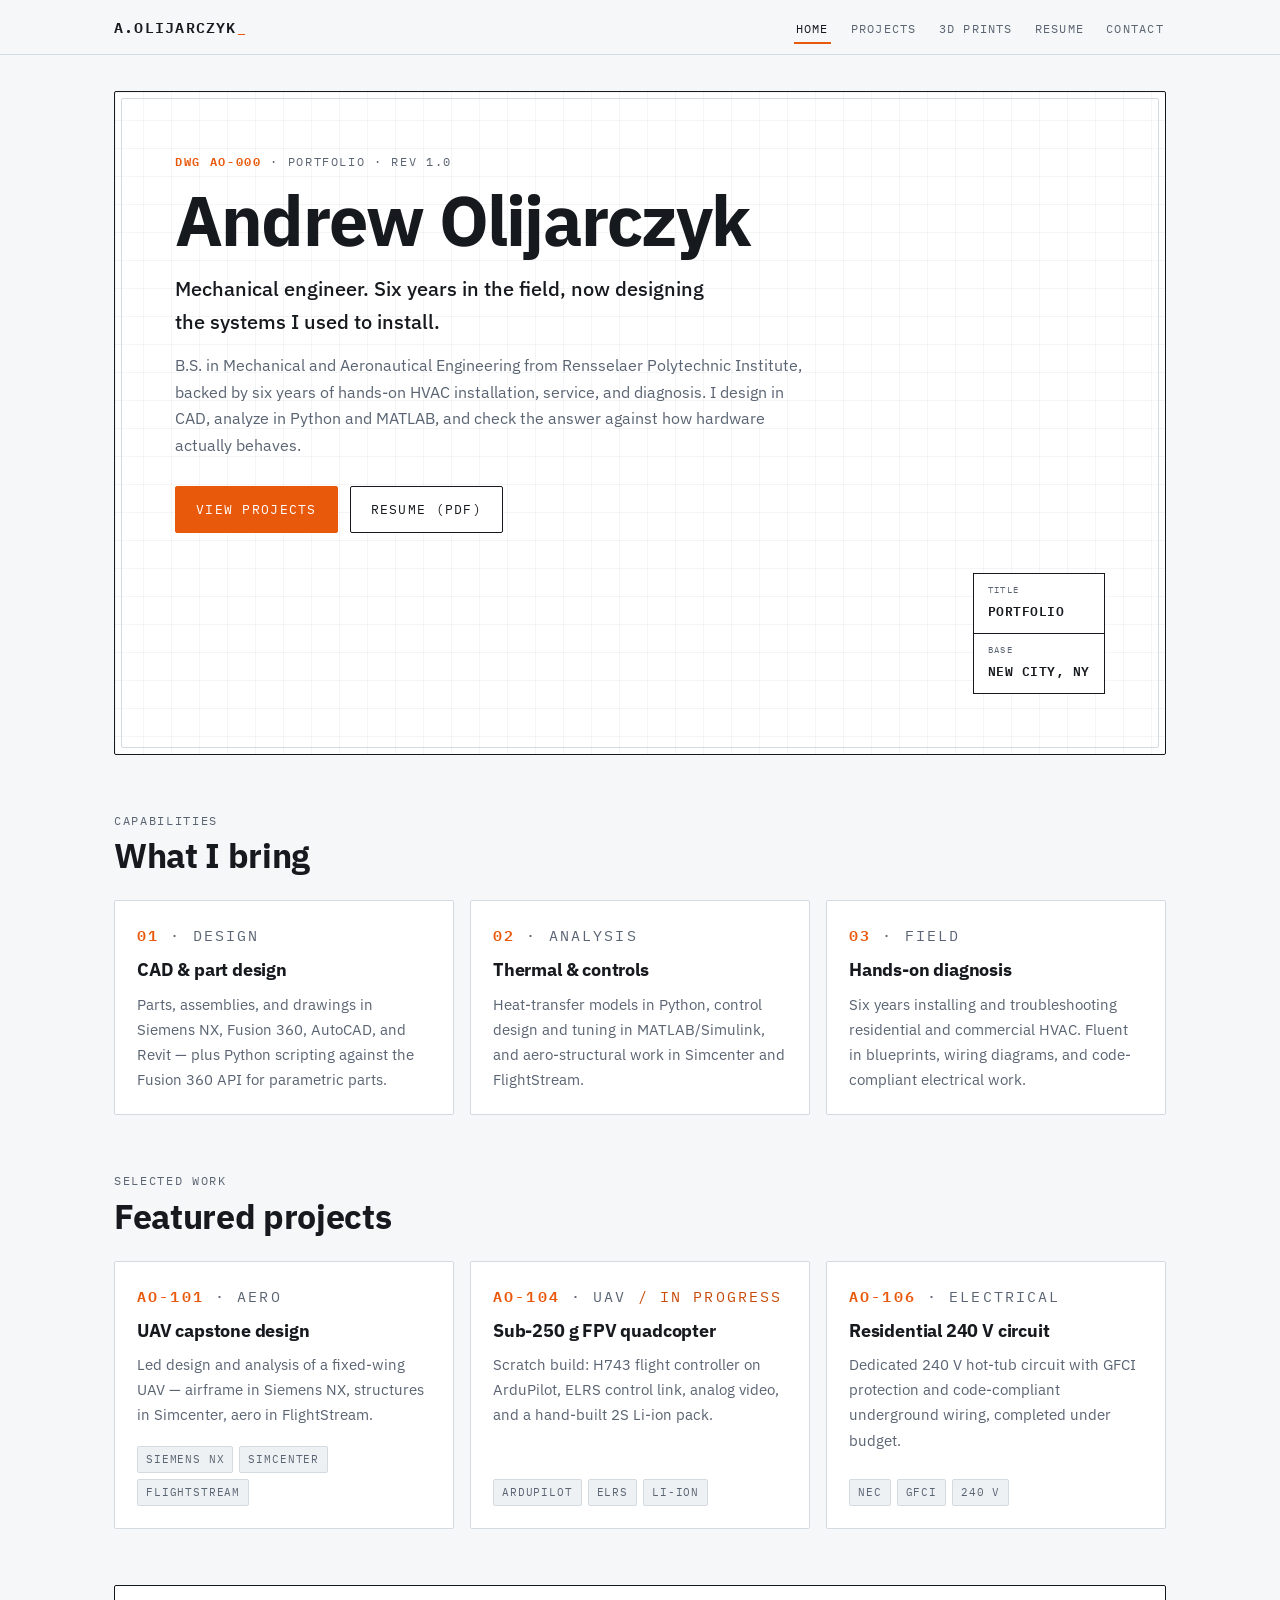
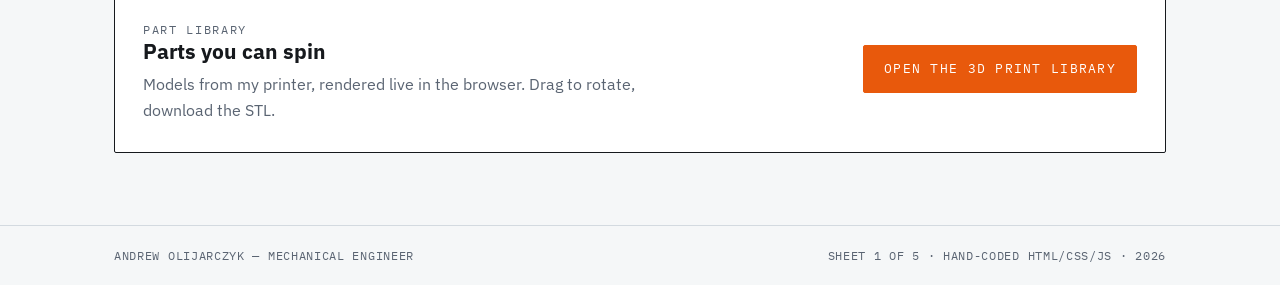
<file: index.html>
<!DOCTYPE html>
<html lang="en">
<head>
  <meta charset="UTF-8">
  <meta name="viewport" content="width=device-width, initial-scale=1.0">
  <title>Andrew Olijarczyk — Mechanical Engineer</title>
  <meta name="description" content="Portfolio of Andrew Olijarczyk: mechanical engineer (B.S., RPI) with six years of hands-on HVAC field experience. CAD, thermal analysis, controls, and 3D-printed parts.">
  <link rel="icon" type="image/svg+xml" href="favicon.svg">
  <link rel="preconnect" href="https://fonts.googleapis.com">
  <link rel="preconnect" href="https://fonts.gstatic.com" crossorigin>
  <link href="https://fonts.googleapis.com/css2?family=IBM+Plex+Mono:wght@400;500;600&family=IBM+Plex+Sans:wght@400;500;600;700&display=swap" rel="stylesheet">
  <link rel="stylesheet" href="css/style.css">
</head>
<body>

  <header class="site-header">
    <div class="wrap">
      <a class="wordmark" href="index.html">A.OLIJARCZYK<span>_</span></a>
      <nav class="site-nav" aria-label="Main">
        <ul>
          <li><a class="active" href="index.html" aria-current="page">Home</a></li>
          <li><a href="projects.html">Projects</a></li>
          <li><a href="prints.html">3D Prints</a></li>
          <li><a href="resume.html">Resume</a></li>
          <li><a href="contact.html">Contact</a></li>
        </ul>
      </nav>
    </div>
  </header>

  <main class="wrap">

    <!-- Hero: drawing sheet -->
    <section class="sheet" aria-label="Introduction">
      <p class="eyebrow"><b>DWG AO-000</b> · PORTFOLIO · REV 1.0</p>
      <h1 class="hero-name">Andrew Olijarczyk</h1>
      <p class="hero-role">Mechanical engineer. Six years in the field, now designing the systems I used to install.</p>
      <p class="hero-copy">
        B.S. in Mechanical and Aeronautical Engineering from Rensselaer Polytechnic Institute,
        backed by six years of hands-on HVAC installation, service, and diagnosis.
        I design in CAD, analyze in Python and MATLAB, and check the answer against how hardware actually behaves.
      </p>
      <div class="hero-actions">
        <a class="btn btn-primary" href="projects.html">View projects</a>
        <a class="btn" href="resume/Andrew-Olijarczyk-Resume.pdf" download>Resume (PDF)</a>
      </div>

      <div class="titleblock" aria-label="Title block">
        <div class="tb-row">
          <div class="tb-cell tb-title">
            <span class="tb-label">Title</span>
            <span class="tb-value">PORTFOLIO</span>
          </div>
        </div>
        <div class="tb-row">
          <div class="tb-cell">
            <span class="tb-label">Base</span>
            <span class="tb-value">NEW CITY, NY</span>
          </div>
        </div>
      </div>
    </section>

    <!-- Capabilities -->
    <section class="section" aria-label="Capabilities">
      <div class="section-head">
        <p class="eyebrow">CAPABILITIES</p>
        <h2>What I bring</h2>
      </div>
      <div class="grid cols-3">
        <div class="card">
          <p class="eyebrow"><b>01</b> · DESIGN</p>
          <h3>CAD &amp; part design</h3>
          <p>Parts, assemblies, and drawings in Siemens NX, Fusion 360, AutoCAD, and Revit — plus Python scripting against the Fusion 360 API for parametric parts.</p>
        </div>
        <div class="card">
          <p class="eyebrow"><b>02</b> · ANALYSIS</p>
          <h3>Thermal &amp; controls</h3>
          <p>Heat-transfer models in Python, control design and tuning in MATLAB/Simulink, and aero-structural work in Simcenter and FlightStream.</p>
        </div>
        <div class="card">
          <p class="eyebrow"><b>03</b> · FIELD</p>
          <h3>Hands-on diagnosis</h3>
          <p>Six years installing and troubleshooting residential and commercial HVAC. Fluent in blueprints, wiring diagrams, and code-compliant electrical work.</p>
        </div>
      </div>
    </section>

    <!-- Featured projects -->
    <section class="section" aria-label="Featured projects">
      <div class="section-head">
        <p class="eyebrow">SELECTED WORK</p>
        <h2>Featured projects</h2>
      </div>
      <div class="grid cols-3">
        <a class="card" href="projects.html">
          <p class="eyebrow"><b>AO-101</b> · AERO</p>
          <h3>UAV capstone design</h3>
          <p>Led design and analysis of a fixed-wing UAV — airframe in Siemens NX, structures in Simcenter, aero in FlightStream.</p>
          <div class="chips"><span class="chip">Siemens NX</span><span class="chip">Simcenter</span><span class="chip">FlightStream</span></div>
        </a>
        <a class="card" href="projects.html">
          <p class="eyebrow"><b>AO-104</b> · UAV <span class="status">/ IN PROGRESS</span></p>
          <h3>Sub-250 g FPV quadcopter</h3>
          <p>Scratch build: H743 flight controller on ArduPilot, ELRS control link, analog video, and a hand-built 2S Li-ion pack.</p>
          <div class="chips"><span class="chip">ArduPilot</span><span class="chip">ELRS</span><span class="chip">Li-ion</span></div>
        </a>
        <a class="card" href="projects.html">
          <p class="eyebrow"><b>AO-106</b> · ELECTRICAL</p>
          <h3>Residential 240 V circuit</h3>
          <p>Dedicated 240 V hot-tub circuit with GFCI protection and code-compliant underground wiring, completed under budget.</p>
          <div class="chips"><span class="chip">NEC</span><span class="chip">GFCI</span><span class="chip">240 V</span></div>
        </a>
      </div>
    </section>

    <!-- 3D prints teaser -->
    <section class="section" aria-label="3D print library">
      <div class="teaser">
        <div>
          <p class="eyebrow">PART LIBRARY</p>
          <h3>Parts you can spin</h3>
          <p>Models from my printer, rendered live in the browser. Drag to rotate, download the STL.</p>
        </div>
        <a class="btn btn-primary" href="prints.html">Open the 3D print library</a>
      </div>
    </section>

  </main>

  <footer class="site-footer">
    <div class="wrap">
      <span>Andrew Olijarczyk — Mechanical Engineer</span>
      <span>Sheet 1 of 5 · Hand-coded HTML/CSS/JS · 2026</span>
    </div>
  </footer>

</body>
</html>
</file>
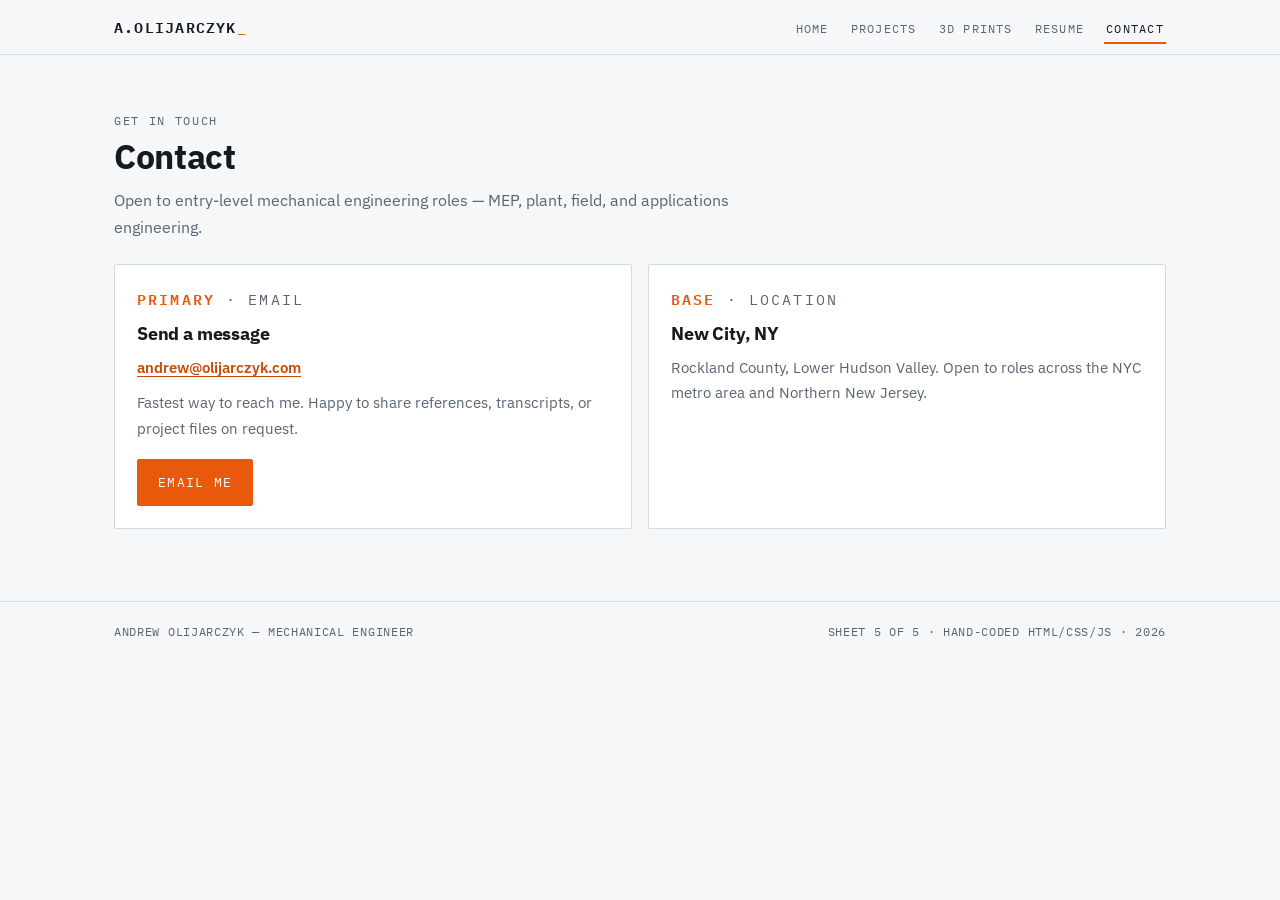
<file: contact.html>
<!DOCTYPE html>
<html lang="en">
<head>
  <meta charset="UTF-8">
  <meta name="viewport" content="width=device-width, initial-scale=1.0">
  <title>Contact — Andrew Olijarczyk</title>
  <meta name="description" content="Contact Andrew Olijarczyk — open to entry-level mechanical engineering roles in the NYC metro area.">
  <link rel="icon" type="image/svg+xml" href="favicon.svg">
  <link rel="preconnect" href="https://fonts.googleapis.com">
  <link rel="preconnect" href="https://fonts.gstatic.com" crossorigin>
  <link href="https://fonts.googleapis.com/css2?family=IBM+Plex+Mono:wght@400;500;600&family=IBM+Plex+Sans:wght@400;500;600;700&display=swap" rel="stylesheet">
  <link rel="stylesheet" href="css/style.css">
</head>
<body>

  <header class="site-header">
    <div class="wrap">
      <a class="wordmark" href="index.html">A.OLIJARCZYK<span>_</span></a>
      <nav class="site-nav" aria-label="Main">
        <ul>
          <li><a href="index.html">Home</a></li>
          <li><a href="projects.html">Projects</a></li>
          <li><a href="prints.html">3D Prints</a></li>
          <li><a href="resume.html">Resume</a></li>
          <li><a class="active" href="contact.html" aria-current="page">Contact</a></li>
        </ul>
      </nav>
    </div>
  </header>

  <main class="wrap">

    <section class="section" aria-label="Contact">
      <div class="section-head">
        <p class="eyebrow">GET IN TOUCH</p>
        <h2>Contact</h2>
        <p class="lede">Open to entry-level mechanical engineering roles — MEP, plant, field, and applications engineering.</p>
      </div>

      <div class="contact-grid">

        <div class="card">
          <p class="eyebrow"><b>PRIMARY</b> · EMAIL</p>
          <h3>Send a message</h3>
          <p class="big-mail"><a class="text-link" href="mailto:andrew@olijarczyk.com">andrew@olijarczyk.com</a></p>
          <p>Fastest way to reach me. Happy to share references, transcripts, or project files on request.</p>
          <div class="chips" style="margin-top:auto">
            <a class="btn btn-primary" href="mailto:andrew@olijarczyk.com">Email me</a>
          </div>
        </div>

        <div class="card">
          <p class="eyebrow"><b>BASE</b> · LOCATION</p>
          <h3>New City, NY</h3>
          <p>Rockland County, Lower Hudson Valley. Open to roles across the NYC metro area and Northern New Jersey.</p>
        </div>

        <!--
        Add your links: fill in the URLs below, then remove this comment
        block's opening and closing markers so the cards appear.

        <div class="card">
          <p class="eyebrow"><b>CODE</b> · GITHUB</p>
          <h3>GitHub</h3>
          <p>CAD automation scripts, project files, and the source for this site.</p>
          <div class="chips" style="margin-top:auto">
            <a class="btn" href="https://github.com/YOUR-USERNAME">github.com/YOUR-USERNAME</a>
          </div>
        </div>

        <div class="card">
          <p class="eyebrow"><b>PROFILE</b> · LINKEDIN</p>
          <h3>LinkedIn</h3>
          <p>Experience, education, and recommendations in one place.</p>
          <div class="chips" style="margin-top:auto">
            <a class="btn" href="https://www.linkedin.com/in/YOUR-HANDLE">linkedin.com/in/YOUR-HANDLE</a>
          </div>
        </div>
        -->

      </div>
    </section>

  </main>

  <footer class="site-footer">
    <div class="wrap">
      <span>Andrew Olijarczyk — Mechanical Engineer</span>
      <span>Sheet 5 of 5 · Hand-coded HTML/CSS/JS · 2026</span>
    </div>
  </footer>

</body>
</html>
</file>
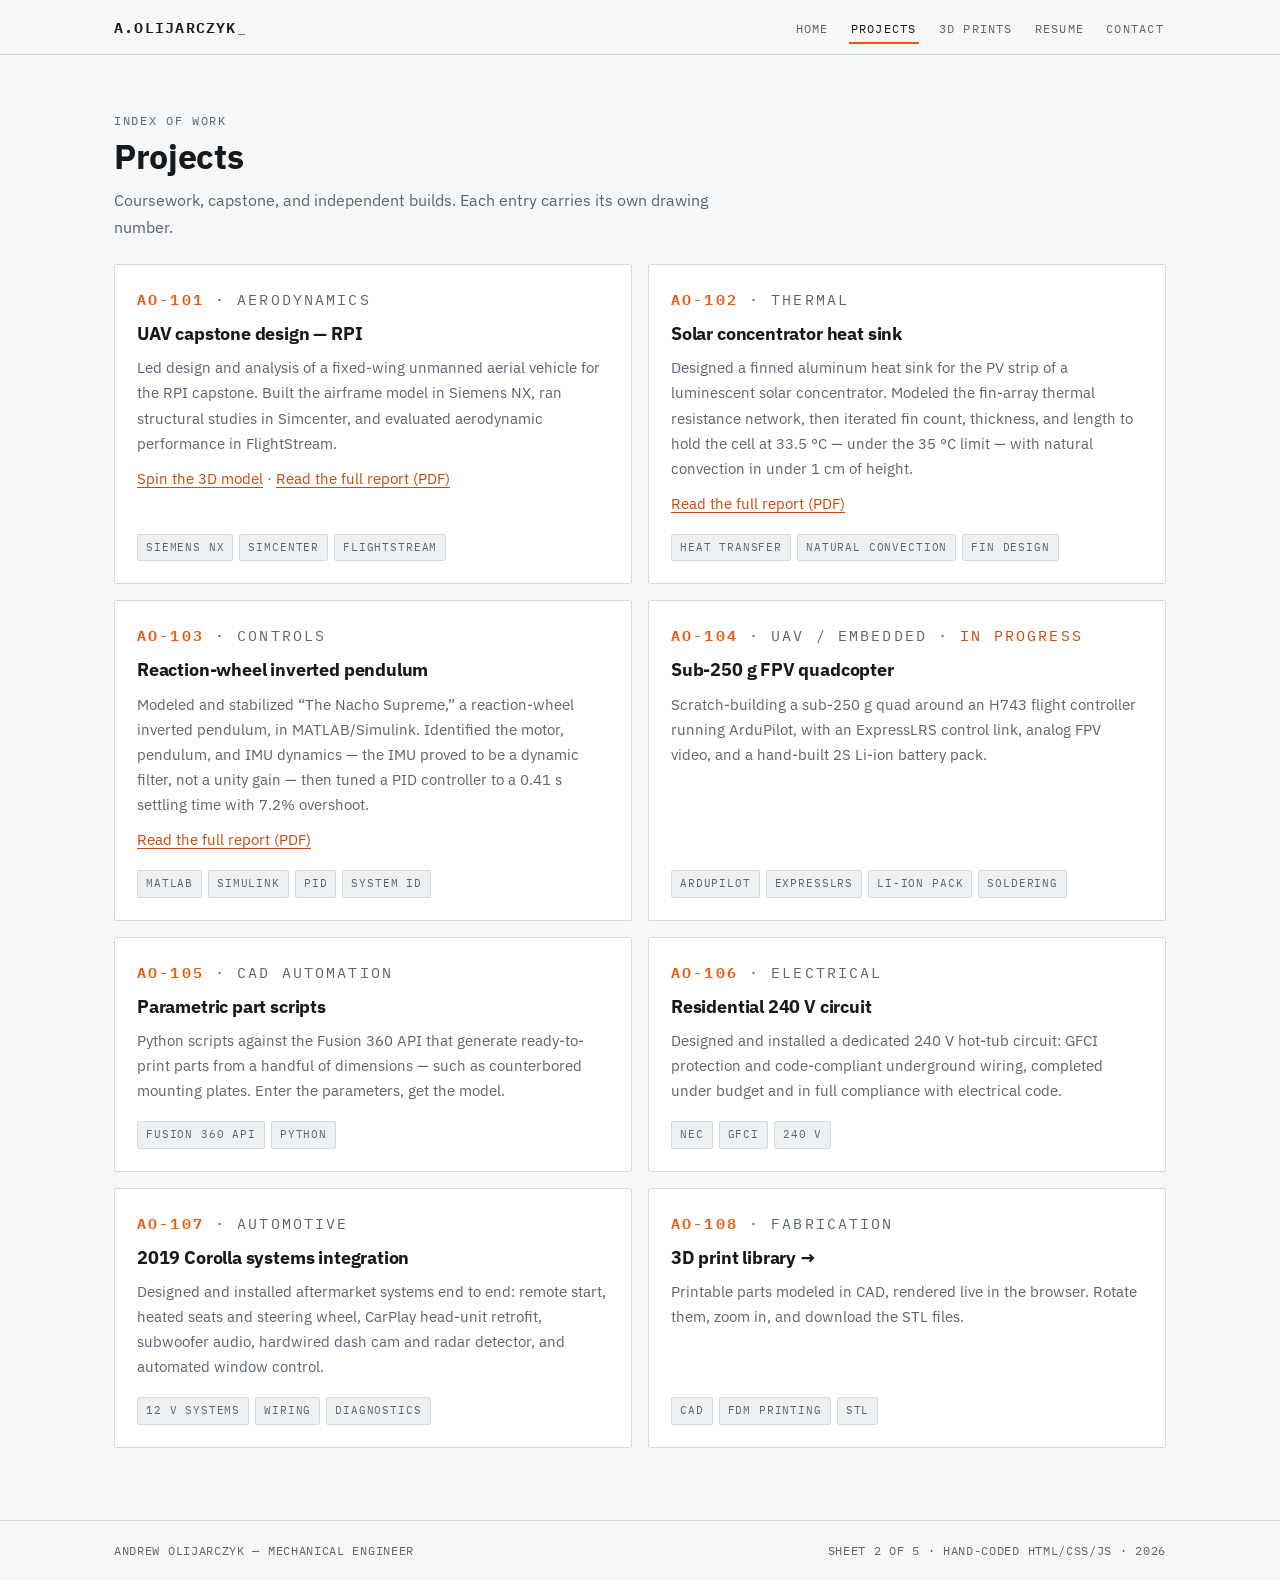
<file: projects.html>
<!DOCTYPE html>
<html lang="en">
<head>
  <meta charset="UTF-8">
  <meta name="viewport" content="width=device-width, initial-scale=1.0">
  <title>Projects — Andrew Olijarczyk</title>
  <meta name="description" content="Engineering projects by Andrew Olijarczyk: UAV design, thermal analysis, PID controls, FPV drone build, CAD automation, and code-compliant electrical work.">
  <link rel="icon" type="image/svg+xml" href="favicon.svg">
  <link rel="preconnect" href="https://fonts.googleapis.com">
  <link rel="preconnect" href="https://fonts.gstatic.com" crossorigin>
  <link href="https://fonts.googleapis.com/css2?family=IBM+Plex+Mono:wght@400;500;600&family=IBM+Plex+Sans:wght@400;500;600;700&display=swap" rel="stylesheet">
  <link rel="stylesheet" href="css/style.css">
</head>
<body>

  <header class="site-header">
    <div class="wrap">
      <a class="wordmark" href="index.html">A.OLIJARCZYK<span>_</span></a>
      <nav class="site-nav" aria-label="Main">
        <ul>
          <li><a href="index.html">Home</a></li>
          <li><a class="active" href="projects.html" aria-current="page">Projects</a></li>
          <li><a href="prints.html">3D Prints</a></li>
          <li><a href="resume.html">Resume</a></li>
          <li><a href="contact.html">Contact</a></li>
        </ul>
      </nav>
    </div>
  </header>

  <main class="wrap">

    <section class="section" aria-label="Projects">
      <div class="section-head">
        <p class="eyebrow">INDEX OF WORK</p>
        <h2>Projects</h2>
        <p class="lede">Coursework, capstone, and independent builds. Each entry carries its own drawing number.</p>
      </div>

      <div class="grid cols-2">

        <div class="card">
          <p class="eyebrow"><b>AO-101</b> · AERODYNAMICS</p>
          <h3>UAV capstone design — RPI</h3>
          <p>Led design and analysis of a fixed-wing unmanned aerial vehicle for the RPI capstone. Built the airframe model in Siemens NX, ran structural studies in Simcenter, and evaluated aerodynamic performance in FlightStream.</p>
          <p><a class="text-link" href="prints.html">Spin the 3D model</a> &middot; <a class="text-link" href="reports/uav-capstone-report.pdf">Read the full report (PDF)</a></p>
          <div class="chips"><span class="chip">Siemens NX</span><span class="chip">Simcenter</span><span class="chip">FlightStream</span></div>
        </div>

        <div class="card">
          <p class="eyebrow"><b>AO-102</b> · THERMAL</p>
          <h3>Solar concentrator heat sink</h3>
          <p>Designed a finned aluminum heat sink for the PV strip of a luminescent solar concentrator. Modeled the fin-array thermal resistance network, then iterated fin count, thickness, and length to hold the cell at 33.5&nbsp;°C — under the 35&nbsp;°C limit — with natural convection in under 1&nbsp;cm of height.</p>
          <p><a class="text-link" href="reports/heat-transfer-report.pdf">Read the full report (PDF)</a></p>
          <div class="chips"><span class="chip">Heat transfer</span><span class="chip">Natural convection</span><span class="chip">Fin design</span></div>
        </div>

        <div class="card">
          <p class="eyebrow"><b>AO-103</b> · CONTROLS</p>
          <h3>Reaction-wheel inverted pendulum</h3>
          <p>Modeled and stabilized &ldquo;The Nacho Supreme,&rdquo; a reaction-wheel inverted pendulum, in MATLAB/Simulink. Identified the motor, pendulum, and IMU dynamics — the IMU proved to be a dynamic filter, not a unity gain — then tuned a PID controller to a 0.41&nbsp;s settling time with 7.2% overshoot.</p>
          <p><a class="text-link" href="reports/pid-pendulum-report.pdf">Read the full report (PDF)</a></p>
          <div class="chips"><span class="chip">MATLAB</span><span class="chip">Simulink</span><span class="chip">PID</span><span class="chip">System ID</span></div>
        </div>

        <div class="card">
          <p class="eyebrow"><b>AO-104</b> · UAV / EMBEDDED <span class="status">· IN PROGRESS</span></p>
          <h3>Sub-250 g FPV quadcopter</h3>
          <p>Scratch-building a sub-250 g quad around an H743 flight controller running ArduPilot, with an ExpressLRS control link, analog FPV video, and a hand-built 2S Li-ion battery pack.</p>
          <div class="chips"><span class="chip">ArduPilot</span><span class="chip">ExpressLRS</span><span class="chip">Li-ion pack</span><span class="chip">Soldering</span></div>
        </div>

        <div class="card">
          <p class="eyebrow"><b>AO-105</b> · CAD AUTOMATION</p>
          <h3>Parametric part scripts</h3>
          <p>Python scripts against the Fusion 360 API that generate ready-to-print parts from a handful of dimensions — such as counterbored mounting plates. Enter the parameters, get the model.</p>
          <div class="chips"><span class="chip">Fusion 360 API</span><span class="chip">Python</span></div>
        </div>

        <div class="card">
          <p class="eyebrow"><b>AO-106</b> · ELECTRICAL</p>
          <h3>Residential 240 V circuit</h3>
          <p>Designed and installed a dedicated 240 V hot-tub circuit: GFCI protection and code-compliant underground wiring, completed under budget and in full compliance with electrical code.</p>
          <div class="chips"><span class="chip">NEC</span><span class="chip">GFCI</span><span class="chip">240 V</span></div>
        </div>

        <div class="card">
          <p class="eyebrow"><b>AO-107</b> · AUTOMOTIVE</p>
          <h3>2019 Corolla systems integration</h3>
          <p>Designed and installed aftermarket systems end to end: remote start, heated seats and steering wheel, CarPlay head-unit retrofit, subwoofer audio, hardwired dash cam and radar detector, and automated window control.</p>
          <div class="chips"><span class="chip">12 V systems</span><span class="chip">Wiring</span><span class="chip">Diagnostics</span></div>
        </div>

        <a class="card" href="prints.html">
          <p class="eyebrow"><b>AO-108</b> · FABRICATION</p>
          <h3>3D print library →</h3>
          <p>Printable parts modeled in CAD, rendered live in the browser. Rotate them, zoom in, and download the STL files.</p>
          <div class="chips"><span class="chip">CAD</span><span class="chip">FDM printing</span><span class="chip">STL</span></div>
        </a>

      </div>
    </section>

  </main>

  <footer class="site-footer">
    <div class="wrap">
      <span>Andrew Olijarczyk — Mechanical Engineer</span>
      <span>Sheet 2 of 5 · Hand-coded HTML/CSS/JS · 2026</span>
    </div>
  </footer>

</body>
</html>
</file>
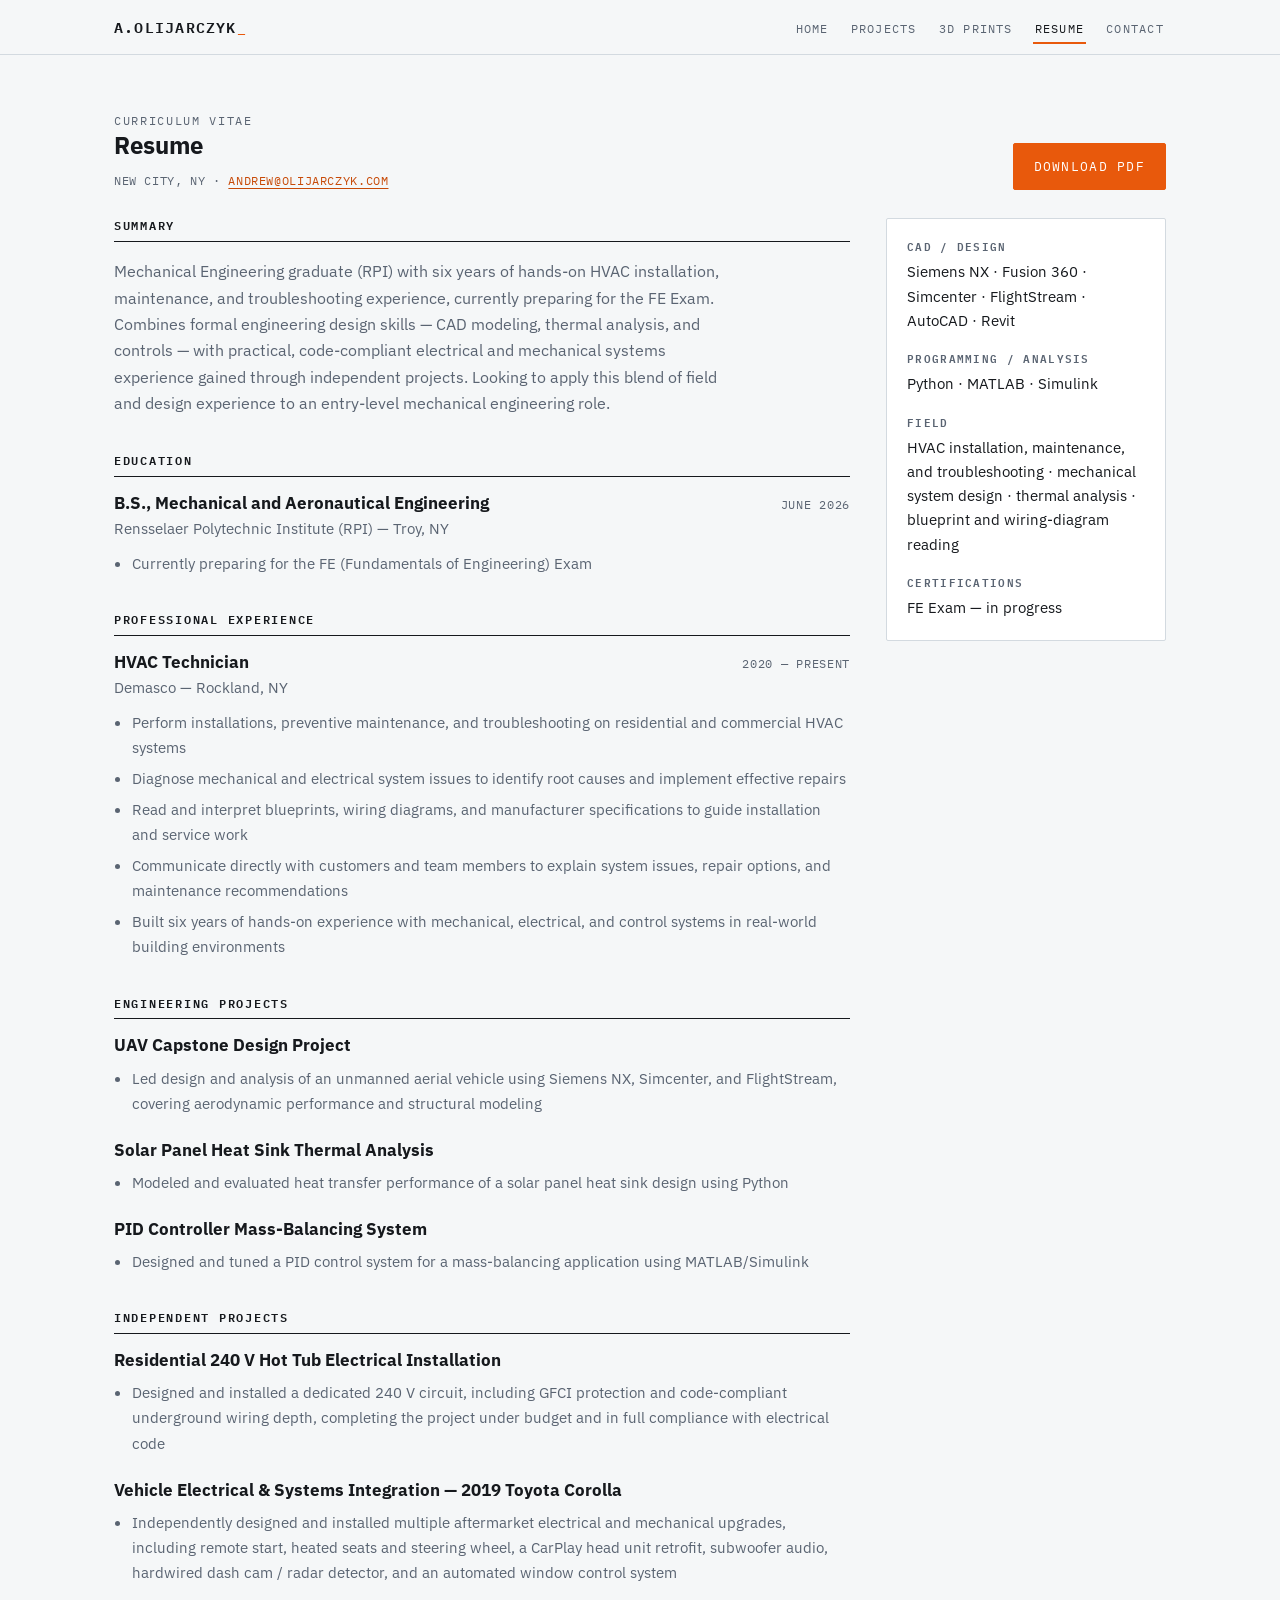
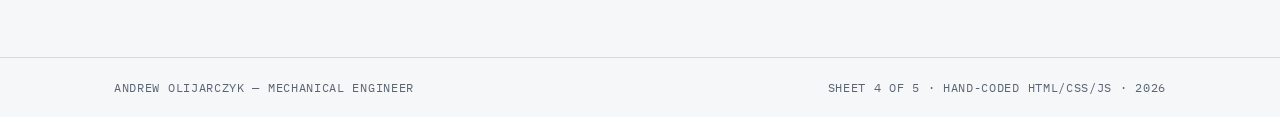
<file: resume.html>
<!DOCTYPE html>
<html lang="en">
<head>
  <meta charset="UTF-8">
  <meta name="viewport" content="width=device-width, initial-scale=1.0">
  <title>Resume — Andrew Olijarczyk</title>
  <meta name="description" content="Resume of Andrew Olijarczyk: B.S. Mechanical and Aeronautical Engineering (RPI), six years of HVAC field experience, CAD, thermal analysis, and controls.">
  <link rel="icon" type="image/svg+xml" href="favicon.svg">
  <link rel="preconnect" href="https://fonts.googleapis.com">
  <link rel="preconnect" href="https://fonts.gstatic.com" crossorigin>
  <link href="https://fonts.googleapis.com/css2?family=IBM+Plex+Mono:wght@400;500;600&family=IBM+Plex+Sans:wght@400;500;600;700&display=swap" rel="stylesheet">
  <link rel="stylesheet" href="css/style.css">
</head>
<body>

  <header class="site-header">
    <div class="wrap">
      <a class="wordmark" href="index.html">A.OLIJARCZYK<span>_</span></a>
      <nav class="site-nav" aria-label="Main">
        <ul>
          <li><a href="index.html">Home</a></li>
          <li><a href="projects.html">Projects</a></li>
          <li><a href="prints.html">3D Prints</a></li>
          <li><a class="active" href="resume.html" aria-current="page">Resume</a></li>
          <li><a href="contact.html">Contact</a></li>
        </ul>
      </nav>
    </div>
  </header>

  <main class="wrap">

    <section class="section" aria-label="Resume">
      <div class="resume-head">
        <div>
          <p class="eyebrow">CURRICULUM VITAE</p>
          <h2>Resume</h2>
          <p class="resume-contactline">NEW CITY, NY · <a class="text-link" href="mailto:andrew@olijarczyk.com">ANDREW@OLIJARCZYK.COM</a></p>
        </div>
        <a class="btn btn-primary" href="resume/Andrew-Olijarczyk-Resume.pdf" download>Download PDF</a>
      </div>

      <div class="resume-grid">

        <div>

          <div class="r-block">
            <h3>Summary</h3>
            <p class="lede">Mechanical Engineering graduate (RPI) with six years of hands-on HVAC installation, maintenance, and troubleshooting experience, currently preparing for the FE Exam. Combines formal engineering design skills — CAD modeling, thermal analysis, and controls — with practical, code-compliant electrical and mechanical systems experience gained through independent projects. Looking to apply this blend of field and design experience to an entry-level mechanical engineering role.</p>
          </div>

          <div class="r-block">
            <h3>Education</h3>
            <div class="r-entry">
              <div class="r-top">
                <h4>B.S., Mechanical and Aeronautical Engineering</h4>
                <span class="r-date">JUNE 2026</span>
              </div>
              <p class="r-where">Rensselaer Polytechnic Institute (RPI) — Troy, NY</p>
              <ul>
                <li>Currently preparing for the FE (Fundamentals of Engineering) Exam</li>
              </ul>
            </div>
          </div>

          <div class="r-block">
            <h3>Professional experience</h3>
            <div class="r-entry">
              <div class="r-top">
                <h4>HVAC Technician</h4>
                <span class="r-date">2020 — PRESENT</span>
              </div>
              <p class="r-where">Demasco — Rockland, NY</p>
              <ul>
                <li>Perform installations, preventive maintenance, and troubleshooting on residential and commercial HVAC systems</li>
                <li>Diagnose mechanical and electrical system issues to identify root causes and implement effective repairs</li>
                <li>Read and interpret blueprints, wiring diagrams, and manufacturer specifications to guide installation and service work</li>
                <li>Communicate directly with customers and team members to explain system issues, repair options, and maintenance recommendations</li>
                <li>Built six years of hands-on experience with mechanical, electrical, and control systems in real-world building environments</li>
              </ul>
            </div>
          </div>

          <div class="r-block">
            <h3>Engineering projects</h3>
            <div class="r-entry">
              <h4>UAV Capstone Design Project</h4>
              <ul>
                <li>Led design and analysis of an unmanned aerial vehicle using Siemens NX, Simcenter, and FlightStream, covering aerodynamic performance and structural modeling</li>
              </ul>
            </div>
            <div class="r-entry">
              <h4>Solar Panel Heat Sink Thermal Analysis</h4>
              <ul>
                <li>Modeled and evaluated heat transfer performance of a solar panel heat sink design using Python</li>
              </ul>
            </div>
            <div class="r-entry">
              <h4>PID Controller Mass-Balancing System</h4>
              <ul>
                <li>Designed and tuned a PID control system for a mass-balancing application using MATLAB/Simulink</li>
              </ul>
            </div>
          </div>

          <div class="r-block">
            <h3>Independent projects</h3>
            <div class="r-entry">
              <h4>Residential 240 V Hot Tub Electrical Installation</h4>
              <ul>
                <li>Designed and installed a dedicated 240 V circuit, including GFCI protection and code-compliant underground wiring depth, completing the project under budget and in full compliance with electrical code</li>
              </ul>
            </div>
            <div class="r-entry">
              <h4>Vehicle Electrical &amp; Systems Integration — 2019 Toyota Corolla</h4>
              <ul>
                <li>Independently designed and installed multiple aftermarket electrical and mechanical upgrades, including remote start, heated seats and steering wheel, a CarPlay head unit retrofit, subwoofer audio, hardwired dash cam / radar detector, and an automated window control system</li>
              </ul>
            </div>
          </div>

        </div>

        <aside>
          <div class="aside-card">
            <div class="skill-group">
              <h5>CAD / Design</h5>
              <p>Siemens NX · Fusion 360 · Simcenter · FlightStream · AutoCAD · Revit</p>
            </div>
            <div class="skill-group">
              <h5>Programming / Analysis</h5>
              <p>Python · MATLAB · Simulink</p>
            </div>
            <div class="skill-group">
              <h5>Field</h5>
              <p>HVAC installation, maintenance, and troubleshooting · mechanical system design · thermal analysis · blueprint and wiring-diagram reading</p>
            </div>
            <div class="skill-group">
              <h5>Certifications</h5>
              <p>FE Exam — in progress</p>
            </div>
          </div>
        </aside>

      </div>
    </section>

  </main>

  <footer class="site-footer">
    <div class="wrap">
      <span>Andrew Olijarczyk — Mechanical Engineer</span>
      <span>Sheet 4 of 5 · Hand-coded HTML/CSS/JS · 2026</span>
    </div>
  </footer>

</body>
</html>
</file>
<file: css/style.css>
/* ============================================================
   olijarczyk.com — stylesheet
   Visual system: engineering drawing sheet.
   Cool drafting white, graphite ink, safety orange accent.
   Type: IBM Plex Sans (display/body) + IBM Plex Mono (labels).
   ============================================================ */

:root {
  --bg: #f5f7f8;
  --paper: #ffffff;
  --ink: #16191d;
  --muted: #5a6472;
  --line: #d3dae0;
  --line-strong: #16191d;
  --accent: #e8590c;
  --accent-dark: #c74a08;
  --tint: #edf1f4;
  --mono: "IBM Plex Mono", ui-monospace, SFMono-Regular, Menlo, monospace;
  --sans: "IBM Plex Sans", system-ui, -apple-system, "Segoe UI", sans-serif;
  --radius: 2px;
}

*,
*::before,
*::after {
  box-sizing: border-box;
  margin: 0;
}

html {
  scroll-behavior: smooth;
}

body {
  font-family: var(--sans);
  background: var(--bg);
  color: var(--ink);
  line-height: 1.65;
  -webkit-font-smoothing: antialiased;
}

img,
svg,
canvas {
  display: block;
  max-width: 100%;
}

h1, h2, h3, h4, h5 {
  line-height: 1.2;
  font-weight: 700;
}

:focus-visible {
  outline: 2px solid var(--accent);
  outline-offset: 2px;
}

::selection {
  background: #f8c9a8;
}

[hidden] {
  display: none !important;
}

.wrap {
  max-width: 1100px;
  margin-inline: auto;
  padding-inline: 24px;
}

/* ---------- header / nav ---------- */

.site-header {
  border-bottom: 1px solid var(--line);
}

.site-header .wrap {
  display: flex;
  align-items: center;
  justify-content: space-between;
  gap: 10px 20px;
  padding-block: 14px;
  flex-wrap: wrap;
}

.wordmark {
  font-family: var(--mono);
  font-weight: 600;
  font-size: 0.95rem;
  letter-spacing: 0.08em;
  text-decoration: none;
  color: var(--ink);
}

.wordmark span {
  color: var(--accent);
}

.site-nav ul {
  display: flex;
  gap: 4px 18px;
  list-style: none;
  padding: 0;
  flex-wrap: wrap;
}

.site-nav a {
  font-family: var(--mono);
  font-size: 0.78rem;
  text-transform: uppercase;
  letter-spacing: 0.1em;
  text-decoration: none;
  color: var(--muted);
  padding: 6px 2px;
  border-bottom: 2px solid transparent;
}

.site-nav a:hover {
  color: var(--ink);
}

.site-nav a.active {
  color: var(--ink);
  border-bottom-color: var(--accent);
}

/* ---------- footer ---------- */

.site-footer {
  border-top: 1px solid var(--line);
  margin-top: 72px;
}

.site-footer .wrap {
  display: flex;
  justify-content: space-between;
  gap: 8px 24px;
  flex-wrap: wrap;
  padding-block: 20px;
  font-family: var(--mono);
  font-size: 0.72rem;
  letter-spacing: 0.06em;
  text-transform: uppercase;
  color: var(--muted);
}

/* ---------- shared text pieces ---------- */

.eyebrow {
  font-family: var(--mono);
  font-size: 0.74rem;
  text-transform: uppercase;
  letter-spacing: 0.14em;
  color: var(--muted);
}

.eyebrow b {
  color: var(--accent);
  font-weight: 600;
}

.eyebrow .status {
  color: var(--accent-dark);
}

.lede {
  color: var(--muted);
  max-width: 62ch;
}

.text-link {
  color: var(--accent-dark);
  text-decoration: underline;
  text-underline-offset: 3px;
}

.text-link:hover {
  color: var(--ink);
}

.section {
  padding-top: 56px;
}

.section-head h2 {
  font-size: clamp(1.6rem, 3vw, 2.1rem);
  letter-spacing: -0.01em;
  margin-top: 6px;
}

.section-head .lede {
  margin-top: 10px;
}

.section-head {
  margin-bottom: 24px;
}

/* ---------- hero: the drawing sheet ---------- */

.sheet {
  position: relative;
  margin-top: 36px;
  border: 1.5px solid var(--line-strong);
  border-radius: var(--radius);
  background-color: var(--paper);
  background-image:
    linear-gradient(rgba(22, 25, 29, 0.045) 1px, transparent 1px),
    linear-gradient(90deg, rgba(22, 25, 29, 0.045) 1px, transparent 1px);
  background-size: 28px 28px;
  padding: clamp(28px, 6vw, 60px);
}

.sheet::before {
  content: "";
  position: absolute;
  inset: 6px;
  border: 1px solid var(--line);
  border-radius: var(--radius);
  pointer-events: none;
}

.hero-name {
  font-size: clamp(2.5rem, 7vw, 4.4rem);
  line-height: 1.03;
  letter-spacing: -0.025em;
  margin-top: 12px;
}

.hero-role {
  margin-top: 16px;
  font-size: clamp(1.05rem, 2vw, 1.25rem);
  font-weight: 500;
  max-width: 46ch;
}

.hero-copy {
  margin-top: 14px;
  color: var(--muted);
  max-width: 64ch;
}

.hero-actions {
  display: flex;
  gap: 12px;
  margin-top: 28px;
  flex-wrap: wrap;
  position: relative;
  z-index: 1;
}

/* title block — bottom-right corner, like a real drawing */

.titleblock {
  margin-top: 40px;
  margin-left: auto;
  width: fit-content;
  max-width: 100%;
  border: 1.5px solid var(--line-strong);
  background: var(--paper);
  position: relative;
  z-index: 1;
}

.tb-row {
  display: flex;
}

.tb-row + .tb-row {
  border-top: 1px solid var(--line-strong);
}

.tb-cell {
  flex: 1 1 auto;
  min-width: 96px;
  padding: 8px 14px 9px;
}

.tb-cell + .tb-cell {
  border-left: 1px solid var(--line-strong);
}

.tb-title {
  flex: 2 1 auto;
}

.tb-label {
  display: block;
  font-family: var(--mono);
  font-size: 0.58rem;
  letter-spacing: 0.14em;
  text-transform: uppercase;
  color: var(--muted);
}

.tb-value {
  font-family: var(--mono);
  font-size: 0.8rem;
  font-weight: 600;
  letter-spacing: 0.04em;
  white-space: nowrap;
}

/* ---------- buttons ---------- */

.btn {
  display: inline-block;
  font-family: var(--mono);
  font-size: 0.8rem;
  text-transform: uppercase;
  letter-spacing: 0.1em;
  padding: 12px 20px;
  border: 1.5px solid var(--ink);
  border-radius: var(--radius);
  color: var(--ink);
  text-decoration: none;
  background: var(--paper);
  cursor: pointer;
  transition: background 0.15s, color 0.15s, border-color 0.15s;
}

.btn:hover {
  background: var(--ink);
  color: #fff;
}

.btn-primary {
  background: var(--accent);
  border-color: var(--accent);
  color: #fff;
}

.btn-primary:hover {
  background: var(--accent-dark);
  border-color: var(--accent-dark);
  color: #fff;
}

/* ---------- cards + grids ---------- */

.grid {
  display: grid;
  gap: 16px;
}

.cols-3 {
  grid-template-columns: repeat(3, 1fr);
}

.cols-2 {
  grid-template-columns: repeat(2, 1fr);
}

.card {
  border: 1px solid var(--line);
  background: var(--paper);
  border-radius: var(--radius);
  padding: 22px;
  display: flex;
  flex-direction: column;
  gap: 10px;
}

a.card {
  text-decoration: none;
  color: inherit;
  transition: transform 0.15s, border-color 0.15s, box-shadow 0.15s;
}

a.card:hover {
  border-color: var(--ink);
  transform: translateY(-2px);
  box-shadow: 0 6px 16px rgba(22, 25, 29, 0.08);
}

.card h3 {
  font-size: 1.12rem;
  letter-spacing: -0.01em;
  line-height: 1.3;
}

.card p {
  color: var(--muted);
  font-size: 0.95rem;
}

.chips {
  display: flex;
  flex-wrap: wrap;
  gap: 6px;
  margin-top: auto;
  padding-top: 8px;
}

.chip {
  font-family: var(--mono);
  font-size: 0.66rem;
  text-transform: uppercase;
  letter-spacing: 0.08em;
  border: 1px solid var(--line);
  background: var(--tint);
  padding: 4px 8px;
  border-radius: var(--radius);
  color: var(--muted);
}

/* wide banner card */

.teaser {
  border: 1.5px solid var(--line-strong);
  background: var(--paper);
  border-radius: var(--radius);
  padding: 28px;
  display: flex;
  justify-content: space-between;
  align-items: center;
  gap: 16px 24px;
  flex-wrap: wrap;
}

.teaser h3 {
  font-size: 1.3rem;
}

.teaser p {
  color: var(--muted);
  max-width: 52ch;
  margin-top: 6px;
}

/* ---------- 3D prints page ---------- */

.prints-layout {
  display: grid;
  grid-template-columns: minmax(0, 1fr) 300px;
  gap: 20px;
  margin-top: 4px;
  align-items: start;
}

.viewer-pane {
  border: 1.5px solid var(--line-strong);
  background: var(--paper);
  border-radius: var(--radius);
  overflow: hidden;
}

.stage {
  position: relative;
  aspect-ratio: 4 / 3;
  background-image:
    linear-gradient(rgba(22, 25, 29, 0.04) 1px, transparent 1px),
    linear-gradient(90deg, rgba(22, 25, 29, 0.04) 1px, transparent 1px);
  background-size: 28px 28px;
}

.stage canvas {
  width: 100%;
  height: 100%;
}

.viewer-msg {
  position: absolute;
  inset: 0;
  display: flex;
  align-items: center;
  justify-content: center;
  text-align: center;
  padding: 24px;
  font-family: var(--mono);
  font-size: 0.8rem;
  line-height: 1.7;
  color: var(--muted);
  background: var(--paper);
}

.viewer-hint {
  position: absolute;
  left: 12px;
  bottom: 10px;
  font-family: var(--mono);
  font-size: 0.62rem;
  text-transform: uppercase;
  letter-spacing: 0.1em;
  color: var(--muted);
  pointer-events: none;
}

.viewer-meta {
  border-top: 1px solid var(--line);
  padding: 18px 20px;
  display: flex;
  justify-content: space-between;
  align-items: flex-start;
  gap: 14px 20px;
  flex-wrap: wrap;
}

.viewer-meta h3 {
  font-size: 1.05rem;
}

.m-mat {
  display: block;
  font-family: var(--mono);
  font-size: 0.68rem;
  text-transform: uppercase;
  letter-spacing: 0.1em;
  color: var(--accent-dark);
  margin-top: 5px;
}

.viewer-meta p {
  color: var(--muted);
  font-size: 0.92rem;
  margin-top: 8px;
  max-width: 48ch;
}

.model-list {
  display: flex;
  flex-direction: column;
  gap: 10px;
}

.model-btn {
  text-align: left;
  font: inherit;
  background: var(--paper);
  border: 1px solid var(--line);
  border-radius: var(--radius);
  padding: 14px 16px;
  cursor: pointer;
  transition: border-color 0.15s;
}

.model-btn:hover {
  border-color: var(--ink);
}

.model-btn.active {
  border-color: var(--accent);
  box-shadow: inset 3px 0 0 var(--accent);
}

.mb-name {
  display: block;
  font-weight: 600;
  font-size: 0.95rem;
}

.mb-file {
  display: block;
  font-family: var(--mono);
  font-size: 0.66rem;
  color: var(--muted);
  margin-top: 3px;
  letter-spacing: 0.05em;
}

/* ---------- resume page ---------- */

.resume-head {
  display: flex;
  justify-content: space-between;
  align-items: flex-end;
  gap: 16px;
  flex-wrap: wrap;
  margin-bottom: 8px;
}

.resume-contactline {
  margin-top: 10px;
  font-family: var(--mono);
  font-size: 0.78rem;
  letter-spacing: 0.05em;
  color: var(--muted);
}

.resume-grid {
  display: grid;
  grid-template-columns: minmax(0, 1fr) 280px;
  gap: 36px;
  margin-top: 28px;
  align-items: start;
}

.r-block + .r-block {
  margin-top: 36px;
}

.r-block h3 {
  font-family: var(--mono);
  font-size: 0.78rem;
  font-weight: 600;
  text-transform: uppercase;
  letter-spacing: 0.14em;
  border-bottom: 1.5px solid var(--line-strong);
  padding-bottom: 8px;
  margin-bottom: 16px;
}

.r-entry + .r-entry {
  margin-top: 24px;
}

.r-top {
  display: flex;
  justify-content: space-between;
  align-items: baseline;
  gap: 8px 16px;
  flex-wrap: wrap;
}

.r-entry h4 {
  font-size: 1.05rem;
}

.r-where {
  color: var(--muted);
  font-size: 0.95rem;
  margin-top: 2px;
}

.r-date {
  font-family: var(--mono);
  font-size: 0.72rem;
  color: var(--muted);
  letter-spacing: 0.06em;
  white-space: nowrap;
}

.r-entry ul {
  margin: 10px 0 0 18px;
  padding: 0;
  color: var(--muted);
  font-size: 0.95rem;
  display: grid;
  gap: 6px;
}

.aside-card {
  border: 1px solid var(--line);
  background: var(--paper);
  border-radius: var(--radius);
  padding: 20px;
}

.skill-group + .skill-group {
  margin-top: 18px;
}

.skill-group h5 {
  font-family: var(--mono);
  font-size: 0.68rem;
  font-weight: 600;
  text-transform: uppercase;
  letter-spacing: 0.12em;
  color: var(--muted);
  margin-bottom: 8px;
}

.skill-group p {
  font-size: 0.92rem;
}

/* ---------- contact page ---------- */

.contact-grid {
  display: grid;
  grid-template-columns: 1fr 1fr;
  gap: 16px;
  margin-top: 4px;
}

.big-mail {
  font-size: 1.15rem;
  font-weight: 600;
  word-break: break-all;
}

/* ---------- responsive ---------- */

@media (max-width: 940px) {
  .cols-3 {
    grid-template-columns: 1fr 1fr;
  }
  .prints-layout,
  .resume-grid {
    grid-template-columns: 1fr;
  }
}

@media (max-width: 680px) {
  .cols-3,
  .cols-2,
  .contact-grid {
    grid-template-columns: 1fr;
  }
  .titleblock {
    width: 100%;
  }
  .tb-cell {
    min-width: 0;
    padding: 7px 10px;
  }
  .tb-value {
    font-size: 0.72rem;
    white-space: normal;
  }
  .site-footer .wrap {
    flex-direction: column;
    gap: 4px;
  }
}

@media (prefers-reduced-motion: reduce) {
  html {
    scroll-behavior: auto;
  }
  * {
    transition: none !important;
    animation: none !important;
  }
}
</file>
